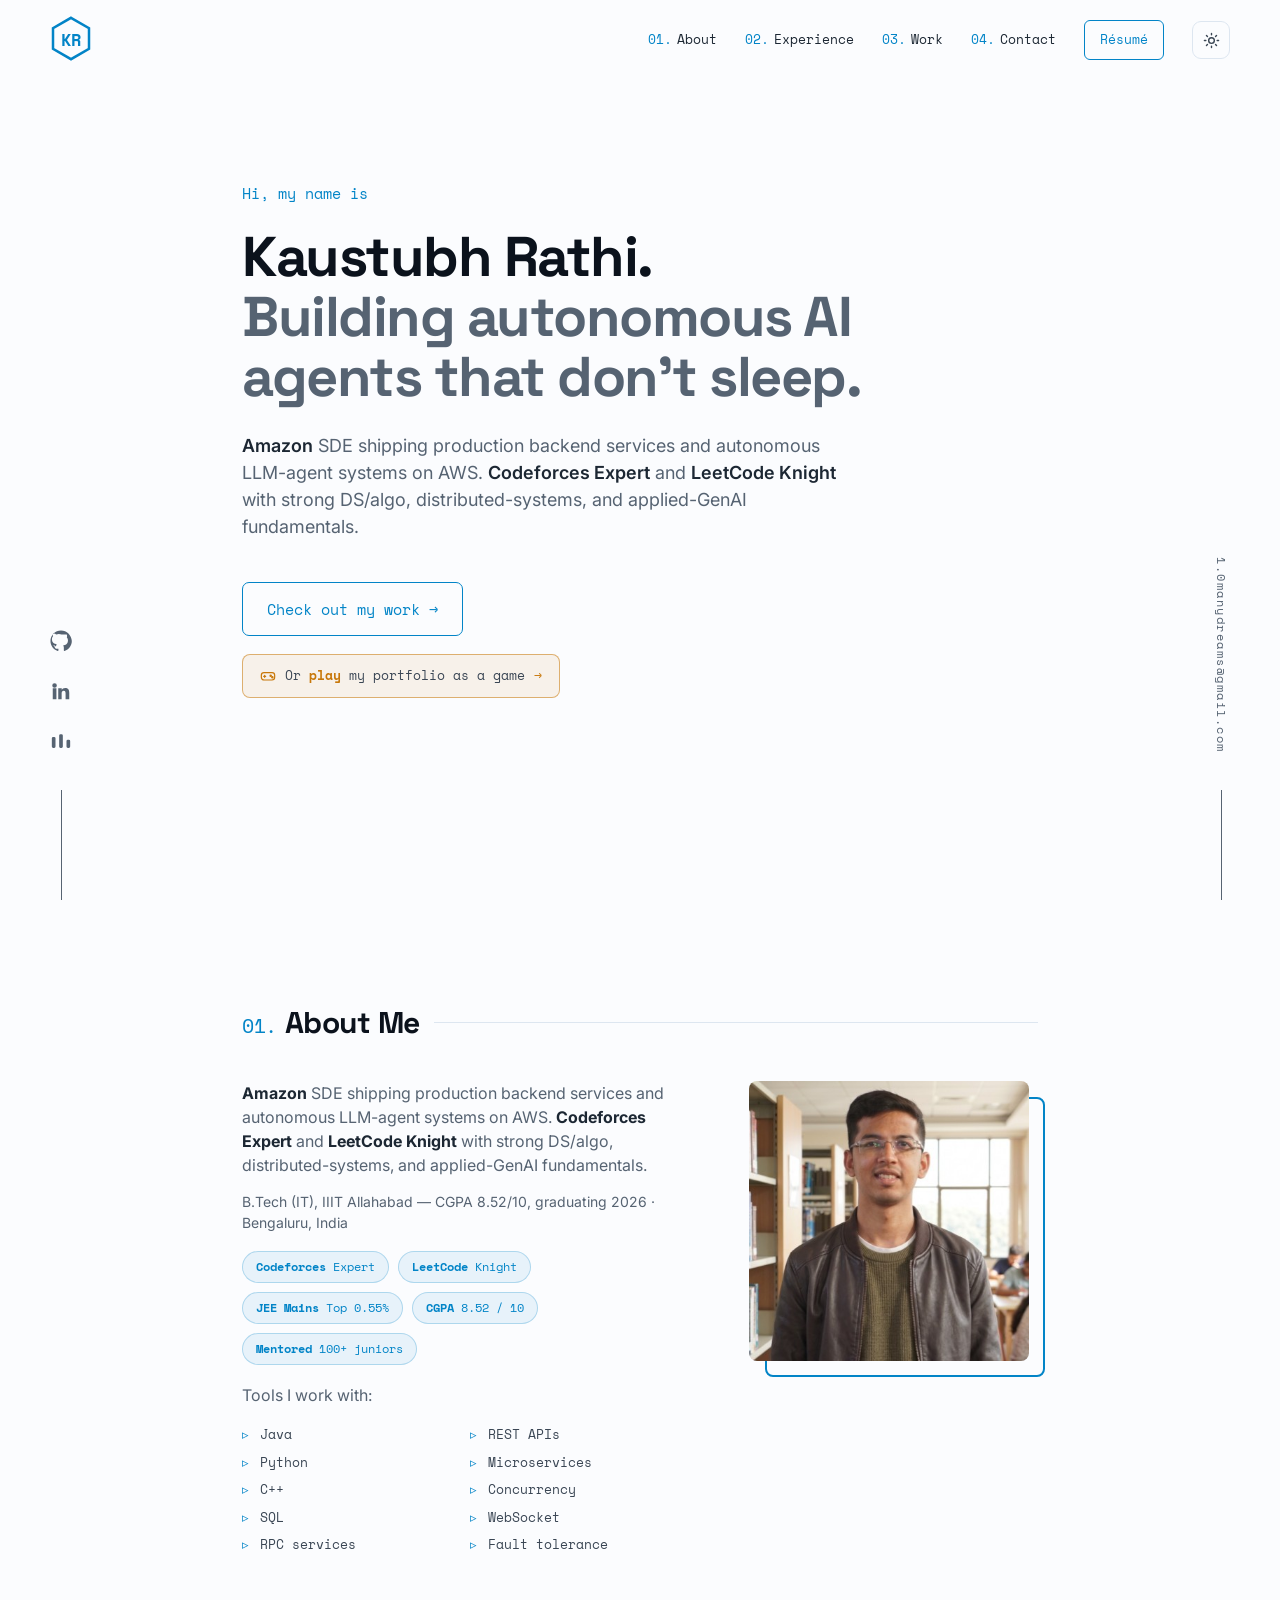
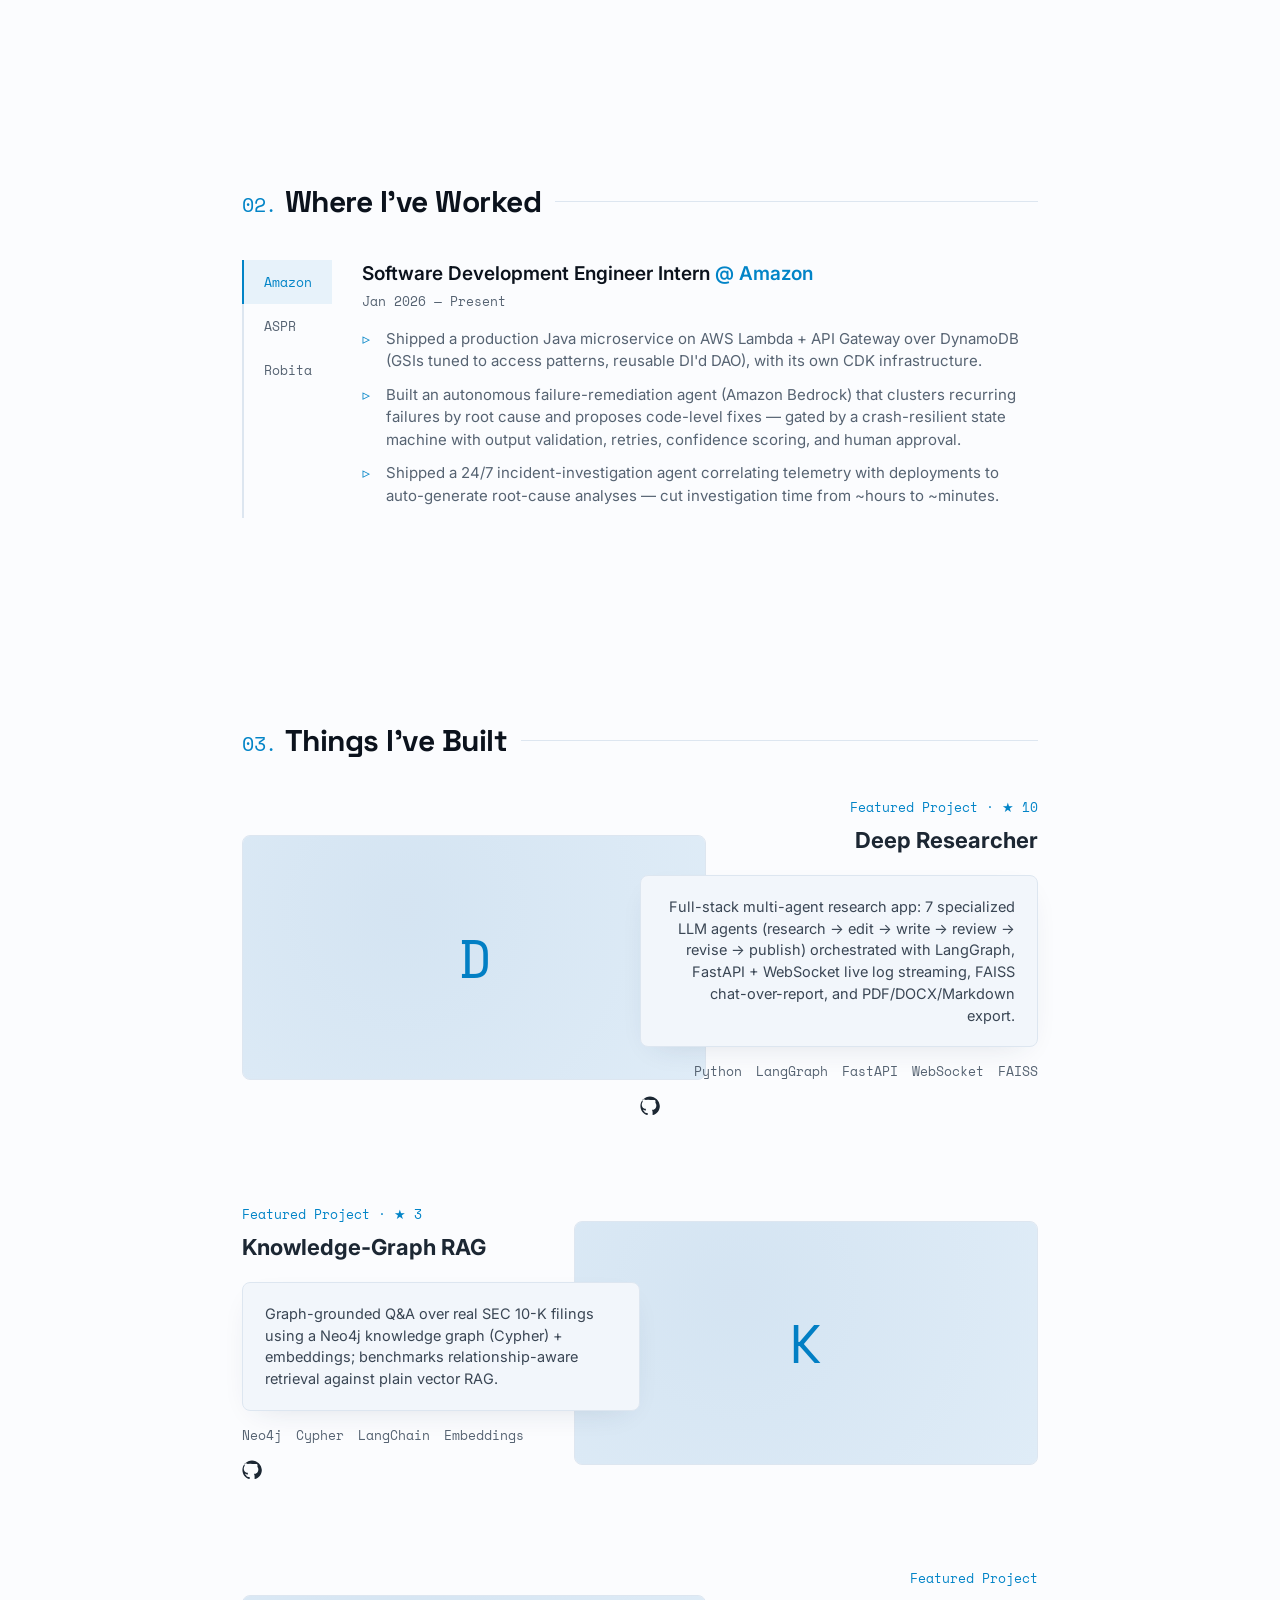
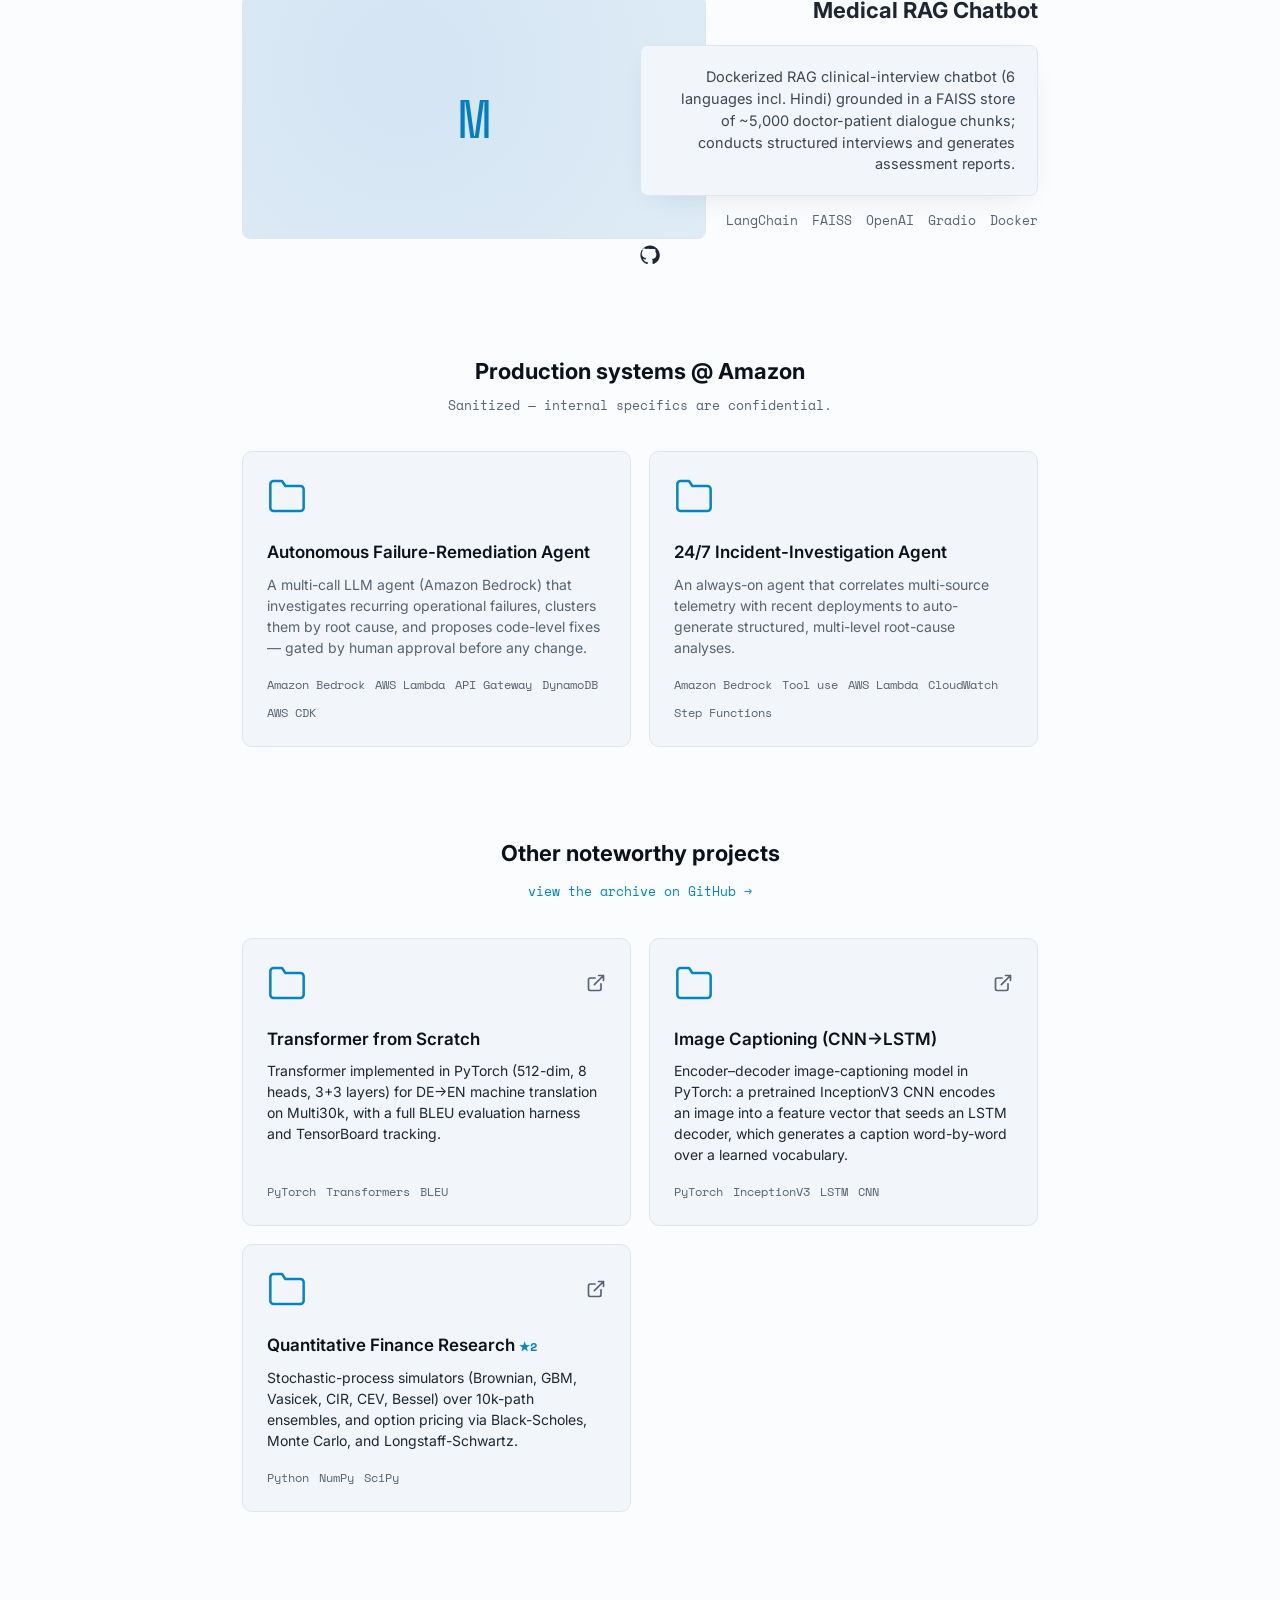
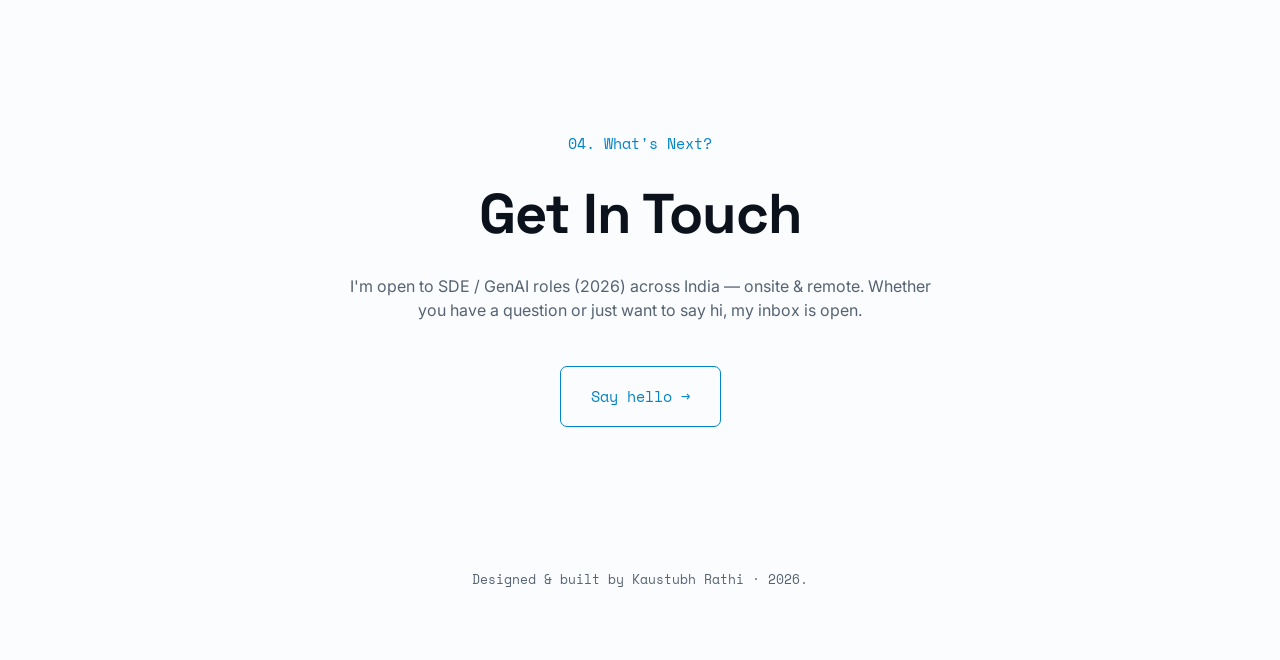
<file: index.html>
<!DOCTYPE html>
<html lang="en">
<head>
  <meta charset="utf-8" />
  <meta name="viewport" content="width=device-width, initial-scale=1, viewport-fit=cover" />
  <title>Kaustubh Rathi — SDE @ Amazon</title>
  <link rel="icon" href="data:image/svg+xml,%3Csvg xmlns='http://www.w3.org/2000/svg' viewBox='0 0 32 32'%3E%3Crect width='32' height='32' rx='7' fill='%230b1017'/%3E%3Ccircle cx='16' cy='16' r='7' fill='%2338bdf8'/%3E%3C/svg%3E" />
  <meta name="description" content="Kaustubh Rathi — Amazon SDE building production LLM agents on AWS. Codeforces Expert 1751, LeetCode Knight, IIIT Allahabad 2026." />
  <meta property="og:title" content="Kaustubh Rathi — SDE @ Amazon" />
  <meta property="og:description" content="Production LLM agents on AWS · Codeforces Expert 1751 · IIIT Allahabad 2026." />
  <meta property="og:type" content="website" />
  <meta property="og:url" content="https://kaustubh-rathi.github.io/Kaustubh_Rathi_Portfolio/" />
  <meta property="og:image" content="https://kaustubh-rathi.github.io/Kaustubh_Rathi_Portfolio/shared/assets/og-card.png" />
  <meta name="twitter:card" content="summary_large_image" />
  <meta name="twitter:image" content="https://kaustubh-rathi.github.io/Kaustubh_Rathi_Portfolio/shared/assets/og-card.png" />
  <link rel="preconnect" href="https://fonts.googleapis.com" />
  <link rel="preconnect" href="https://fonts.gstatic.com" crossorigin />
  <link href="https://fonts.googleapis.com/css2?family=Inter:wght@400;500;600;700&family=Space+Grotesk:wght@500;600;700&family=Space+Mono:wght@400;700&display=swap" rel="stylesheet" />
  <script>(function(){try{var t=localStorage.getItem("v4-theme")||(matchMedia("(prefers-color-scheme: light)").matches?"light":"dark");if(t==="light")document.documentElement.setAttribute("data-theme","light");}catch(e){}})();</script>
  <style>
    /* === v4 has its OWN identity: warm-ink base + violet accent + Space Grotesk display === */
    :root{
      /* electric-blue accent on a cool slate-ink base — distinct from teal(sidebar) & orange(game) */
      --bg:#0b1017; --bg2:#121a24; --bg3:#1b2532; --line:#243140; --slate:#aab7c6; --slate-l:#c7d2de;
      --light:#e8eef5; --lightest:#f5f9fd; --accent:#38bdf8; --accent-rgb:56,189,248; --accent-2:#7dd3fc;
      --accent-tint:rgba(56,189,248,.12); --shadow:rgba(2,8,18,.7);
      /* warm "play" accent — borrows the GAME's ember identity so the color itself says "playful, different destination" */
      --play:#f5a623; --play-rgb:245,166,35; --play-tint:rgba(245,166,35,.1);
      --nav-h:80px; --sans:"Inter",system-ui,sans-serif; --disp:"Space Grotesk",system-ui,sans-serif; --mono:"Space Mono",ui-monospace,monospace;
    }
    [data-theme="light"]{
      --bg:#fbfcfe; --bg2:#f2f6fb; --bg3:#e7eef6; --line:#dde6f0; --slate:#566372; --slate-l:#3a4654;
      --light:#1c2733; --lightest:#0b121c; --accent:#0284c7; --accent-rgb:2,132,199; --accent-2:#0369a1;
      --accent-tint:rgba(2,132,199,.08); --shadow:rgba(30,50,80,.16);
      /* deeper amber on light bg for contrast */
      --play:#c8780a; --play-rgb:200,120,10; --play-tint:rgba(200,120,10,.08);
    }
    *{ box-sizing:border-box; }
    html{ scroll-behavior:smooth; }
    body{ margin:0; background:var(--bg); color:var(--slate); font-family:var(--sans); line-height:1.5;
      -webkit-font-smoothing:antialiased; transition:background .35s,color .35s; overflow-x:hidden; }

    /* ---- LOADER (hexagon draws in, then fades) ---- */
    .loader{ position:fixed; inset:0; z-index:200; display:grid; place-items:center; background:var(--bg);
      transition:opacity .5s ease, visibility .5s; }
    body.loaded .loader{ opacity:0; visibility:hidden; }
    .loader-logo .hex{ stroke-dasharray:300; stroke-dashoffset:300; animation:hexDraw 1.1s cubic-bezier(.65,0,.35,1) forwards; }
    .loader-logo .initials{ font-family:var(--mono); font-weight:700; font-size:34px; fill:var(--accent);
      opacity:0; animation:fadeIn .5s ease .9s forwards; }
    @keyframes hexDraw{ to{ stroke-dashoffset:0; } }
    @keyframes fadeIn{ to{ opacity:1; } }

    /* ---- staggered entrance: items lift in after the loader ---- */
    .enter{ opacity:0; transform:translateY(22px); }
    body.loaded .enter{ animation:enterUp .55s cubic-bezier(.2,.7,.3,1) forwards; }
    body.loaded .enter:nth-child(1){ animation-delay:.05s; }
    body.loaded .enter.d1{ animation-delay:.1s; } body.loaded .enter.d2{ animation-delay:.2s; }
    body.loaded .enter.d3{ animation-delay:.3s; } body.loaded .enter.d4{ animation-delay:.4s; }
    body.loaded .enter.d5{ animation-delay:.5s; } body.loaded .enter.d6{ animation-delay:.6s; }
    @keyframes enterUp{ to{ opacity:1; transform:none; } }
    /* nav items stagger in from the top */
    .nav .navlinks > *{ opacity:0; transform:translateY(-12px); }
    body.loaded .nav .navlinks > *{ animation:navDrop .4s ease forwards; }
    body.loaded .navlinks > *:nth-child(1){ animation-delay:.7s; } body.loaded .navlinks > *:nth-child(2){ animation-delay:.78s; }
    body.loaded .navlinks > *:nth-child(3){ animation-delay:.86s; } body.loaded .navlinks > *:nth-child(4){ animation-delay:.94s; }
    body.loaded .navlinks > *:nth-child(5){ animation-delay:1.02s; } body.loaded .navlinks > *:nth-child(6){ animation-delay:1.1s; }
    body.loaded .logo{ opacity:0; animation:fadeIn .4s ease .7s forwards; }
    .rail{ opacity:0; } body.loaded .rail{ animation:fadeIn .5s ease 1.2s forwards; }
    @keyframes navDrop{ to{ opacity:1; transform:none; } }
    body.menu-open{ overflow:hidden; }
    a{ color:var(--light); text-decoration:none; transition:color .2s; }
    .accent{ color:var(--accent); }
    .mono{ font-family:var(--mono); }
    a:focus-visible, button:focus-visible, input:focus-visible{ outline:2px solid var(--accent); outline-offset:3px; border-radius:5px; }
    .skip-link{ position:absolute; left:-999px; top:0; z-index:100; background:var(--accent); color:var(--bg); font-family:var(--mono); font-size:13px; padding:8px 14px; }
    .skip-link:focus{ left:0; }

    /* ---- top nav ---- */
    header.nav{ position:fixed; top:0; left:0; right:0; height:var(--nav-h); z-index:50; display:flex; align-items:center;
      justify-content:space-between; padding:0 clamp(20px,5vw,50px); backdrop-filter:blur(8px);
      background:color-mix(in srgb, var(--bg) 85%, transparent); transition:height .3s, box-shadow .3s, transform .3s; }
    header.nav.shrink{ height:64px; box-shadow:0 10px 30px -10px var(--shadow); }
    header.nav.hide{ transform:translateY(-100%); }
    .logo{ display:grid; place-items:center; }
    .logo svg{ overflow:visible; }
    .logo svg polygon{ transition:fill .25s, transform .25s; transform-origin:50% 50%; }
    .logo svg text{ font-family:var(--mono); font-weight:700; font-size:34px; fill:var(--accent); }
    .logo:hover svg polygon{ fill:var(--accent-tint); transform:translateY(-4px); }
    .logo:hover svg text{ transform:translateY(-4px); transition:transform .25s; }
    .navlinks{ display:flex; align-items:center; gap:28px; }
    .navlinks a{ font-family:var(--mono); font-size:13px; color:var(--light); }
    .navlinks a .n{ color:var(--accent); margin-right:5px; }
    .navlinks a:hover{ color:var(--accent); }
    .navlinks .resume{ font-family:var(--mono); font-size:13px; color:var(--accent); border:1px solid var(--accent);
      border-radius:6px; padding:9px 15px; }
    .navlinks .resume:hover{ background:var(--accent-tint); }
    .nav-icons{ display:flex; align-items:center; gap:10px; }
    .icon-btn{ width:38px; height:38px; border-radius:9px; display:grid; place-items:center; cursor:pointer; color:var(--slate-l);
      background:transparent; border:1px solid var(--line); transition:color .2s,border-color .2s; }
    .icon-btn:hover{ color:var(--accent); border-color:var(--accent); }
    .ic-sun{ display:none; } [data-theme="light"] .ic-moon{ display:none; } [data-theme="light"] .ic-sun{ display:block; }
    /* hamburger (hidden on desktop, shown < 720px) */
    .hamburger{ display:none; width:40px; height:40px; border:1px solid var(--line); border-radius:9px; background:transparent;
      color:var(--light); cursor:pointer; place-items:center; z-index:60; }
    .hamburger svg{ display:block; }
    @media (max-width:720px){
      .hamburger{ display:grid; }
      /* turn the inline nav into a slide-down panel */
      .navlinks{ position:fixed; top:0; right:0; height:100vh; width:min(75vw,300px); flex-direction:column; align-items:flex-start;
        justify-content:center; gap:26px; padding:0 32px; background:var(--bg2); border-left:1px solid var(--line);
        box-shadow:-20px 0 60px -20px var(--shadow); transform:translateX(100%); transition:transform .3s cubic-bezier(.2,.7,.3,1); }
      body.menu-open .navlinks{ transform:translateX(0); }
      .navlinks a{ font-size:15px; }
      .navlinks .resume{ margin-top:4px; }
      /* dim the page behind the open menu */
      body.menu-open::after{ content:""; position:fixed; inset:0; z-index:45; background:rgba(2,8,18,.5); }
    }

    /* ---- side rails (the v4 signature) ---- */
    .rail{ position:fixed; bottom:0; z-index:40; display:flex; flex-direction:column; align-items:center; gap:28px; }
    .rail.left{ left:50px; } .rail.right{ right:50px; }
    /* the icon container needs ITS OWN flex+gap — that's what spaces the icons */
    .rail.left #railSocials{ display:flex; flex-direction:column; align-items:center; gap:28px; }
    .rail::after{ content:""; width:1px; height:110px; background:var(--slate); margin-top:10px; }
    .rail.left a{ color:var(--slate); display:flex; transition:color .2s, transform .2s; }
    .rail.left a:hover{ color:var(--accent); transform:translateY(-4px); }
    .rail.left svg{ width:22px; height:22px; }
    @media (max-width:1200px){ .rail.left{ left:30px; } .rail.right{ right:30px; } }
    .rail.right a{ writing-mode:vertical-rl; font-family:var(--mono); font-size:12px; letter-spacing:1.5px; color:var(--slate); transition:color .2s, transform .2s; }
    .rail.right a:hover{ color:var(--accent); transform:translateY(-3px); }
    .rail.right a.copied{ color:var(--accent); }
    @media (max-width:1080px){ .rail{ display:none; } }

    /* ---- layout ---- */
    main{ max-width:1000px; margin:0 auto; padding:0 clamp(24px,8vw,150px); }
    section{ padding:100px 0; scroll-margin-top:var(--nav-h); }
    .reveal{ opacity:0; transform:translateY(22px); transition:opacity .6s ease, transform .6s ease; }
    .reveal.in{ opacity:1; transform:none; }
    .sec-head{ display:flex; align-items:center; gap:14px; margin:0 0 36px; white-space:nowrap; }
    .sec-head h2{ font-family:var(--disp); font-size:clamp(22px,4vw,30px); color:var(--lightest); font-weight:700; margin:0; letter-spacing:-.5px; }
    .sec-head h2 .n{ color:var(--accent); font-family:var(--mono); font-size:20px; font-weight:500; margin-right:8px; }
    .sec-head::after{ content:""; flex:1; height:1px; background:var(--line); }

    /* ---- hero ---- */
    .hero{ min-height:100vh; display:flex; flex-direction:column; justify-content:center; padding-top:var(--nav-h); }
    .hero .pre{ font-family:var(--mono); color:var(--accent); font-size:15px; margin:0 0 22px; }
    .hero h1{ font-family:var(--disp); font-size:clamp(32px,5.5vw,56px); color:var(--lightest); font-weight:700; margin:0; line-height:1.08; letter-spacing:-1.5px; }
    .hero h1.sub{ color:var(--slate); }
    .hero p{ max-width:56ch; margin:24px 0 0; font-size:clamp(15px,1.8vw,18px); }
    .hero p b{ color:var(--light); font-weight:600; }
    .hero .cta{ display:inline-flex; align-self:flex-start; align-items:center; gap:10px; margin-top:42px; font-family:var(--mono); font-size:15px;
      color:var(--accent); border:1px solid var(--accent); border-radius:7px; padding:15px 24px; transition:background .2s, transform .15s; }
    .hero .cta:hover{ background:var(--accent-tint); transform:translateY(-2px); }
    .chips{ display:flex; flex-wrap:wrap; gap:9px; }
    .hero .chips{ margin-top:30px; }
    .chip{ font-family:var(--mono); font-size:12px; color:var(--accent); background:var(--accent-tint); border:1px solid rgba(var(--accent-rgb),.25);
      border-radius:999px; padding:6px 13px; font-variant-numeric:tabular-nums; }
    .chip a{ color:inherit; }

    /* ---- about ---- */
    .about-grid{ display:grid; grid-template-columns:3fr 2fr; gap:50px; align-items:start; }
    @media (max-width:760px){ .about-grid{ grid-template-columns:1fr; gap:30px; } }
    .about-grid p{ margin:0 0 14px; max-width:60ch; }
    .about-grid p b{ color:var(--light); }
    .skill-cols{ columns:2; gap:8px; margin-top:18px; padding:0; list-style:none; }
    .skill-cols li{ font-family:var(--mono); font-size:13px; color:var(--slate-l); margin-bottom:8px; position:relative; padding-left:18px; }
    .skill-cols li::before{ content:"▹"; position:absolute; left:0; color:var(--accent); }
    .portrait{ position:relative; width:280px; max-width:100%; aspect-ratio:1; }
    .portrait .av{ width:100%; height:100%; border-radius:8px; display:grid; place-items:center; font-family:var(--mono); font-weight:800;
      font-size:64px; color:var(--bg); background:linear-gradient(135deg,var(--accent-2),var(--accent)); position:relative; z-index:1; transition:transform .25s; }
    .portrait::after{ content:""; position:absolute; inset:16px -16px -16px 16px; border:2px solid var(--accent); border-radius:8px; z-index:0; transition:inset .25s; }
    .portrait:hover .av{ transform:translate(-6px,-6px); } .portrait:hover::after{ inset:14px -10px -10px 14px; }

    /* ---- experience (tabbed) ---- */
    .exp-wrap{ display:flex; gap:30px; }
    @media (max-width:680px){ .exp-wrap{ flex-direction:column; gap:14px; } }
    .exp-tabs{ display:flex; flex-direction:column; flex:none; border-left:2px solid var(--line); }
    @media (max-width:680px){ .exp-tabs{ flex-direction:row; overflow-x:auto; border-left:0; border-bottom:2px solid var(--line); } }
    .exp-tab{ font-family:var(--mono); font-size:13px; text-align:left; color:var(--slate); background:transparent; border:0; cursor:pointer;
      padding:12px 20px; white-space:nowrap; transition:all .2s; border-left:2px solid transparent; margin-left:-2px; }
    @media (max-width:680px){ .exp-tab{ border-left:0; border-bottom:2px solid transparent; margin:0 0 -2px; } }
    .exp-tab:hover{ color:var(--accent); background:var(--accent-tint); }
    .exp-tab[aria-selected="true"]{ color:var(--accent); border-color:var(--accent); background:var(--accent-tint); }
    .exp-panel{ flex:1; }
    .exp-panel h3{ margin:0 0 4px; color:var(--lightest); font-size:19px; font-weight:600; }
    .exp-panel h3 .at{ color:var(--accent); }
    .exp-panel .when{ font-family:var(--mono); font-size:13px; color:var(--slate); margin:0 0 16px; }
    .exp-panel ul{ margin:0; padding:0; list-style:none; }
    .exp-panel li{ position:relative; padding-left:24px; margin-bottom:11px; font-size:15px; }
    .exp-panel li::before{ content:"▹"; position:absolute; left:0; color:var(--accent); }

    /* ---- featured projects (large alternating) ---- */
    .feat{ display:grid; grid-template-columns:repeat(12,1fr); align-items:center; margin-bottom:90px; }
    .feat:last-child{ margin-bottom:0; }
    .feat .media{ grid-column:1 / 8; grid-row:1; position:relative; border-radius:8px; overflow:hidden; border:1px solid var(--line); }
    .feat.rev .media{ grid-column:6 / 13; }
    .feat .media a{ display:block; }
    .feat .media img{ width:100%; display:block; aspect-ratio:1.9; object-fit:cover; transition:transform .4s, filter .3s; filter:saturate(.9) brightness(.85); }
    .feat .media::after{ content:""; position:absolute; inset:0; background:var(--accent-tint); mix-blend-mode:multiply; transition:opacity .3s; }
    .feat:hover .media img{ transform:scale(1.04); filter:none; }
    .feat:hover .media::after{ opacity:0; }
    .feat .media.noimg{ aspect-ratio:1.9; display:grid; place-items:center; background:radial-gradient(circle at 35% 30%, var(--bg3), var(--bg2)); font-family:var(--mono); font-size:54px; color:var(--accent); }
    .feat .body{ grid-column:7 / 13; grid-row:1; text-align:right; z-index:2; }
    .feat.rev .body{ grid-column:1 / 7; text-align:left; }
    @media (max-width:760px){
      /* stack cleanly: image on top, text below — no absolute overlay (prevents text overlapping the image) */
      .feat{ display:block; border-radius:10px; overflow:hidden; border:1px solid var(--line); background:var(--bg2); margin-bottom:22px; }
      .feat .media,.feat.rev .media{ grid-column:auto; border:0; border-radius:0; }
      .feat .media img{ filter:saturate(.9) brightness(.9); aspect-ratio:1.9; }
      .feat .media::after{ opacity:0; }
      .feat .body,.feat.rev .body{ position:static; inset:auto; text-align:left; padding:18px 20px 20px; }
    }
    .feat .over{ font-family:var(--mono); font-size:12.5px; color:var(--accent); margin:0 0 6px; }
    .feat .ptitle{ font-size:22px; color:var(--lightest); font-weight:700; margin:0 0 18px; }
    .feat .ptitle a:hover{ color:var(--accent); }
    .feat .desc{ background:var(--bg2); border:1px solid var(--line); border-radius:8px; padding:20px 22px; font-size:14.5px; color:var(--slate-l);
      box-shadow:0 10px 30px -15px var(--shadow); }
    @media (max-width:760px){ .feat .desc{ background:transparent; border:0; box-shadow:none; padding:10px 0; color:var(--slate-l); } }
    .feat .ptech{ display:flex; flex-wrap:wrap; gap:6px 14px; margin-top:16px; font-family:var(--mono); font-size:12.5px; color:var(--slate); }
    .feat.rev .ptech, .feat.rev .plinks{ justify-content:flex-start; }
    .feat .ptech{ justify-content:flex-end; }
    @media (max-width:760px){ .feat .ptech,.feat .plinks{ justify-content:flex-start!important; } }
    .feat .plinks{ display:flex; gap:16px; margin-top:14px; }
    .feat .plinks a{ color:var(--light); display:inline-flex; } .feat .plinks a:hover{ color:var(--accent); }
    .feat .star{ font-family:var(--mono); font-size:12.5px; color:var(--accent); }

    /* ---- other projects (card grid) ---- */
    .other-grid{ display:grid; grid-template-columns:repeat(auto-fill,minmax(260px,1fr)); gap:18px; }
    .ocard{ display:flex; flex-direction:column; background:var(--bg2); border:1px solid var(--line); border-radius:10px; padding:24px;
      transition:transform .2s, box-shadow .2s; }
    .ocard:hover{ transform:translateY(-6px); box-shadow:0 18px 40px -18px var(--shadow); }
    .ocard .otop{ display:flex; align-items:center; justify-content:space-between; margin-bottom:18px; }
    .ocard .folder{ color:var(--accent); }
    .ocard .ext{ color:var(--slate); }
    .ocard:hover .ext{ color:var(--accent); }
    .ocard h3{ margin:0 0 8px; color:var(--lightest); font-size:17px; font-weight:600; }
    .ocard p{ margin:0; font-size:14px; flex:1; }
    .ocard .otech{ display:flex; flex-wrap:wrap; gap:10px; margin-top:18px; font-family:var(--mono); font-size:12px; color:var(--slate); }

    /* ---- play link — a QUIET, secondary affordance under the primary CTA.
       Deliberately lighter than .hero .cta (smaller, slate text, no fill) so the
       hierarchy reads: "view my work" first, "or play it" second. Reuses the
       site's standard quiet-link hover (border→accent + tint), no promo signals. */
    .hero .play-link{ display:inline-flex; align-self:flex-start; align-items:center; gap:9px; margin-top:18px;
      font-family:var(--mono); font-size:13px; color:var(--slate-l); max-width:100%;
      padding:11px 17px; border-radius:8px; border:1px solid rgba(var(--play-rgb),.55); background:var(--play-tint);
      transition:color .2s, border-color .2s, background .2s, box-shadow .2s, transform .15s; }
    .hero .play-link:hover{ color:var(--lightest); border-color:var(--play); background:rgba(var(--play-rgb),.16);
      box-shadow:0 10px 28px -14px rgba(var(--play-rgb),.6); transform:translateY(-2px); }
    .pl-icon{ flex:none; color:var(--play); }
    .pl-text b{ color:var(--play); font-weight:700; }
    .pl-arrow{ flex:none; color:var(--play); transition:transform .2s; }
    .hero .play-link:hover .pl-arrow{ transform:translateX(3px); }
    @media (prefers-reduced-motion:reduce){ .hero .play-link,.pl-arrow{ transition:none; } }

    /* ---- contact ---- */
    .contact{ text-align:center; max-width:600px; margin:0 auto; padding:120px 0; }
    .contact .pre{ font-family:var(--mono); color:var(--accent); font-size:15px; margin:0 0 18px; }
    .contact h2{ font-family:var(--disp); font-size:clamp(34px,6vw,56px); color:var(--lightest); font-weight:700; margin:0 0 18px; letter-spacing:-1px; }
    .contact p{ margin:0 auto 44px; }
    .contact .say{ display:inline-block; font-family:var(--mono); font-size:15px; color:var(--accent); border:1px solid var(--accent);
      border-radius:7px; padding:18px 30px; transition:background .2s, transform .15s; }
    .contact .say:hover{ background:var(--accent-tint); transform:translateY(-2px); }
    footer{ text-align:center; padding:24px 0 70px; font-family:var(--mono); font-size:12.5px; color:var(--slate); }
    footer .fic{ display:none; }
    @media (max-width:1080px){ footer .fic{ display:flex; justify-content:center; gap:24px; margin-bottom:14px; } footer .fic a{ color:var(--slate); } }

    @media (prefers-reduced-motion:reduce){
      .reveal{ opacity:1!important; transform:none!important; transition:none!important; }
      .pc-shine{ animation:none; } html{ scroll-behavior:auto; }
      /* no loader draw / no stagger — everything present instantly */
      .loader{ display:none!important; }
      .enter, .nav .navlinks > *, .logo, .rail{ opacity:1!important; transform:none!important; animation:none!important; }
    }
  </style>
</head>
<body>
  <!-- LOADER: hexagon logo draws itself in, then fades out (v4 signature intro) -->
  <div class="loader" id="loader" aria-hidden="true">
    <svg viewBox="0 0 84 96" width="84" height="96" class="loader-logo">
      <polygon class="hex" stroke="var(--accent)" stroke-width="5" fill="none"
        points="42 3.6, 78 24.3, 78 65.7, 42 86.4, 6 65.7, 6 24.3"/>
      <text class="initials" x="42" y="58" text-anchor="middle">KR</text>
    </svg>
  </div>

  <a class="skip-link" href="#about">Skip to content</a>
  <noscript>
    <div style="max-width:680px;margin:0 auto;padding:40px 24px;color:#ccd6f6;font-family:Inter,system-ui,sans-serif">
      <h1 style="margin:0 0 4px">Kaustubh Rathi</h1>
      <p style="color:var(--accent);margin:0 0 12px">SDE @ Amazon · Bengaluru, India</p>
      <p style="color:#a8b2d1">Amazon SDE building production LLM-agent systems on AWS. Codeforces Expert (1751), LeetCode Knight, IIIT Allahabad 2026.</p>
      <p><a style="color:var(--accent)" href="shared/assets/resume-sde.pdf">↓ Résumé (PDF)</a> ·
         <a style="color:var(--accent)" href="https://github.com/Kaustubh-Rathi">GitHub</a> ·
         <a style="color:var(--accent)" href="https://linkedin.com/in/kaustubh-rathi-9228ab255">LinkedIn</a> ·
         <a style="color:var(--accent)" href="mailto:1.0manydreams@gmail.com">Email</a></p>
    </div>
  </noscript>

  <header class="nav" id="nav">
    <a class="logo" href="#" aria-label="Home" id="logo">
      <svg viewBox="0 0 84 96" width="42" height="48" aria-hidden="true">
        <polygon stroke="var(--accent)" stroke-width="5" fill="none" points="42 3.6, 78 24.3, 78 65.7, 42 86.4, 6 65.7, 6 24.3"/>
        <text x="42" y="60" text-anchor="middle">KR</text>
      </svg>
    </a>
    <nav class="navlinks" id="navlinks">
      <a href="#about"><span class="n">01.</span>About</a>
      <a href="#experience"><span class="n">02.</span>Experience</a>
      <a href="#work"><span class="n">03.</span>Work</a>
      <a href="#contact"><span class="n">04.</span>Contact</a>
      <a class="resume" id="navResume" href="#" download>Résumé</a>
      <button class="icon-btn" id="themeToggle" aria-label="Toggle theme" title="Toggle theme">
        <svg class="ic-moon" viewBox="0 0 24 24" width="17" height="17" fill="none" stroke="currentColor" stroke-width="2" stroke-linecap="round" stroke-linejoin="round"><path d="M21 12.8A9 9 0 1 1 11.2 3 7 7 0 0 0 21 12.8z"/></svg>
        <svg class="ic-sun" viewBox="0 0 24 24" width="17" height="17" fill="none" stroke="currentColor" stroke-width="2" stroke-linecap="round" stroke-linejoin="round"><circle cx="12" cy="12" r="4"/><path d="M12 2v2M12 20v2M4.9 4.9l1.4 1.4M17.7 17.7l1.4 1.4M2 12h2M20 12h2M4.9 19.1l1.4-1.4M17.7 6.3l1.4-1.4"/></svg>
      </button>
    </nav>
    <button class="hamburger" id="hamburger" aria-label="Menu" aria-expanded="false" aria-controls="navlinks">
      <svg viewBox="0 0 24 24" width="22" height="22" fill="none" stroke="currentColor" stroke-width="2" stroke-linecap="round"><path d="M3 6h18M3 12h18M3 18h18"/></svg>
    </button>
  </header>

  <!-- side rails -->
  <aside class="rail left" aria-hidden="false"><div id="railSocials"></div></aside>
  <aside class="rail right"><a id="railEmail" href="#"></a></aside>

  <main>
    <!-- HERO -->
    <section class="hero" id="top">
      <p class="pre enter d1">Hi, my name is</p>
      <h1 class="enter d2" id="heroName">Kaustubh Rathi.</h1>
      <h1 class="sub enter d3" id="heroTag">I build agents that don't sleep.</h1>
      <p class="enter d4" id="heroBlurb"></p>
      <a class="cta enter d5" href="#work">Check out my work →</a>
      <a class="play-link enter d6" href="world/index.html">
        <svg class="pl-icon" aria-hidden="true" viewBox="0 0 24 24" width="16" height="16" fill="none" stroke="currentColor" stroke-width="1.8" stroke-linecap="round" stroke-linejoin="round"><rect x="2" y="7" width="20" height="11" rx="4"/><path d="M7 11v3M5.5 12.5h3"/><circle cx="16" cy="11.5" r="1"/><circle cx="18.5" cy="14" r="1"/></svg>
        <span class="pl-text">Or <b>play</b> my portfolio as a game</span>
        <span class="pl-arrow" aria-hidden="true">→</span>
      </a>
    </section>

    <!-- ABOUT -->
    <section id="about">
      <div class="sec-head reveal"><h2><span class="n">01.</span>About Me</h2></div>
      <div class="about-grid reveal">
        <div>
          <div id="aboutText"></div>
          <p id="aboutEdu" style="color:var(--slate);font-size:14px;"></p>
          <div class="chips" id="heroChips" style="margin:18px 0 4px;"></div>
          <p style="margin-top:18px;">Tools I work with:</p>
          <ul class="skill-cols" id="skillList"></ul>
        </div>
        <div style="display:flex;justify-content:center;"><div class="portrait"><span class="av" id="portrait">KR</span></div></div>
      </div>
    </section>

    <!-- EXPERIENCE -->
    <section id="experience">
      <div class="sec-head reveal"><h2><span class="n">02.</span>Where I've Worked</h2></div>
      <div class="exp-wrap reveal">
        <div class="exp-tabs" role="tablist" aria-label="Experience" id="expTabs"></div>
        <div class="exp-panel" id="expPanel"></div>
      </div>
    </section>

    <!-- WORK (featured + systems + other) -->
    <section id="work">
      <div class="sec-head reveal"><h2><span class="n">03.</span>Things I've Built</h2></div>
      <div id="featured"></div>

      <h3 class="reveal" style="text-align:center;color:var(--lightest);font-size:22px;margin:90px 0 8px;">Production systems @ Amazon</h3>
      <p class="reveal" style="text-align:center;color:var(--slate);font-family:var(--mono);font-size:13px;margin:0 0 36px;">Sanitized — internal specifics are confidential.</p>
      <div class="other-grid" id="systemsGrid"></div>

      <h3 class="reveal" style="text-align:center;color:var(--lightest);font-size:22px;margin:90px 0 8px;">Other noteworthy projects</h3>
      <p class="reveal" style="text-align:center;margin:0 0 36px;"><a class="mono accent" href="https://github.com/Kaustubh-Rathi" target="_blank" rel="noopener" style="font-size:13px;">view the archive on GitHub →</a></p>
      <div class="other-grid" id="otherGrid"></div>
    </section>

    <!-- CONTACT -->
    <section class="contact" id="contact">
      <p class="pre reveal">04. What's Next?</p>
      <h2 class="reveal">Get In Touch</h2>
      <p class="reveal" id="contactText">I'm open to SDE / GenAI roles (2026) across India — onsite &amp; remote. Whether you have a question or just want to say hi, my inbox is open.</p>
      <a class="say reveal" id="sayHello" href="#">Say hello →</a>
    </section>

    <footer>
      <div class="fic" id="footIcons"></div>
      <div id="foot"></div>
    </footer>
  </main>

  <!-- AI Chatbot (Elfsight) — same widget used on the original portfolio -->
  <script src="https://static.elfsight.com/platform/platform.js" async></script>
  <div class="elfsight-app-0a2b8be2-c07c-45ea-834f-85519352986c" data-elfsight-app-lazy></div>

  <script src="config.js"></script>
  <script>
    (function(){
      var P=window.CONFIG; if(!P) return;
      var $=function(s,r){return (r||document).querySelector(s);};
      var esc=function(s){return String(s).replace(/[&<>]/g,function(c){return({"&":"&amp;","<":"&lt;",">":"&gt;"})[c];});};
      var reduce=matchMedia("(prefers-reduced-motion: reduce)").matches;
      function ghImage(href){ var m=(href||"").match(/github\.com\/([^\/]+)\/([^\/?#]+)/); return m?("https://opengraph.githubassets.com/dw1/"+m[1]+"/"+m[2]):null; }

      // LOADER → reveal: trigger the staggered entrance after the hexagon draws in.
      // Reduced-motion (or no-loader) shows everything instantly.
      (function(){
        var delay = reduce ? 0 : 1500; // ~hex draw (1.1s) + initials fade
        setTimeout(function(){ document.body.classList.add("loaded"); }, delay);
        // safety net: never stay stuck on the loader
        setTimeout(function(){ document.body.classList.add("loaded"); }, 3500);
      })();

      // SVG icons
      var ICON={
        github:'<svg viewBox="0 0 24 24" width="20" height="20" fill="currentColor"><path d="M12 .5C5.7.5.5 5.7.5 12c0 5.1 3.3 9.4 7.9 10.9.6.1.8-.2.8-.5v-2c-3.2.7-3.9-1.4-3.9-1.4-.5-1.3-1.3-1.7-1.3-1.7-1-.7.1-.7.1-.7 1.2.1 1.8 1.2 1.8 1.2 1 .1.8-.6.8-.6.1-.8.4-1.3.7-1.6-2.6-.3-5.3-1.3-5.3-5.7 0-1.3.5-2.3 1.2-3.1-.1-.3-.5-1.5.1-3.1 0 0 1-.3 3.3 1.2a11.5 11.5 0 0 1 6 0C17.3 4.6 18.3 5 18.3 5c.6 1.6.2 2.8.1 3.1.8.8 1.2 1.8 1.2 3.1 0 4.4-2.7 5.4-5.3 5.7.4.4.8 1.1.8 2.2v3.3c0 .3.2.6.8.5 4.6-1.5 7.9-5.8 7.9-10.9C23.5 5.7 18.3.5 12 .5z"/></svg>',
        linkedin:'<svg viewBox="0 0 24 24" width="20" height="20" fill="currentColor"><path d="M4.98 3.5a2.5 2.5 0 1 1 0 5 2.5 2.5 0 0 1 0-5zM3 9h4v12H3zM9 9h3.8v1.7h.05c.53-1 1.83-2.05 3.77-2.05C20.3 8.65 21 11 21 14.1V21h-4v-6.1c0-1.45-.03-3.3-2-3.3-2 0-2.3 1.56-2.3 3.2V21H9z"/></svg>',
        codeforces:'<svg viewBox="0 0 24 24" width="20" height="20" fill="currentColor"><path d="M4.5 7.5A1.5 1.5 0 0 1 6 9v9a1.5 1.5 0 0 1-1.5 1.5h-1A1.5 1.5 0 0 1 2 18V9a1.5 1.5 0 0 1 1.5-1.5h1zm8-3A1.5 1.5 0 0 1 14 6v12a1.5 1.5 0 0 1-1.5 1.5h-1A1.5 1.5 0 0 1 10 18V6a1.5 1.5 0 0 1 1.5-1.5h1zm8 6A1.5 1.5 0 0 1 22 12v6a1.5 1.5 0 0 1-1.5 1.5h-1A1.5 1.5 0 0 1 18 18v-6a1.5 1.5 0 0 1 1.5-1.5h1z"/></svg>',
        ext:'<svg viewBox="0 0 24 24" width="20" height="20" fill="none" stroke="currentColor" stroke-width="2" stroke-linecap="round" stroke-linejoin="round"><path d="M18 13v6a2 2 0 0 1-2 2H5a2 2 0 0 1-2-2V8a2 2 0 0 1 2-2h6"/><path d="M15 3h6v6M10 14 21 3"/></svg>',
        folder:'<svg viewBox="0 0 24 24" width="40" height="40" fill="none" stroke="currentColor" stroke-width="1.5" stroke-linecap="round" stroke-linejoin="round"><path d="M22 19a2 2 0 0 1-2 2H4a2 2 0 0 1-2-2V5a2 2 0 0 1 2-2h5l2 3h9a2 2 0 0 1 2 2z"/></svg>'
      };

      // THEME
      var saved=null; try{saved=localStorage.getItem("v4-theme");}catch(e){}
      var theme=saved||(matchMedia("(prefers-color-scheme: light)").matches?"light":"dark");
      function applyTheme(t){ if(t==="light")document.documentElement.setAttribute("data-theme","light"); else document.documentElement.removeAttribute("data-theme"); }
      applyTheme(theme);
      $("#themeToggle").addEventListener("click",function(){ theme=(theme==="light")?"dark":"light"; applyTheme(theme); try{localStorage.setItem("v4-theme",theme);}catch(e){} });

      // MOBILE NAV (hamburger)
      var burger=$("#hamburger");
      function setMenu(open){ document.body.classList.toggle("menu-open",open); if(burger) burger.setAttribute("aria-expanded",String(open)); }
      if(burger){
        burger.addEventListener("click",function(){ setMenu(!document.body.classList.contains("menu-open")); });
        // close the menu when a nav link is tapped, or on Escape
        document.querySelectorAll("#navlinks a").forEach(function(a){ a.addEventListener("click",function(){ setMenu(false); }); });
        document.addEventListener("click",function(e){ if(document.body.classList.contains("menu-open") && !e.target.closest("#navlinks") && !e.target.closest("#hamburger")) setMenu(false); });
        window.addEventListener("keydown",function(e){ if(e.key==="Escape") setMenu(false); });
      }

      // HERO + identity
      document.title=P.person.name+" — "+P.person.role;
      $("#heroName").textContent=P.person.name+".";
      $("#heroTag").textContent=P.person.tagline.replace(/\.$/,"")+".";
      $("#heroBlurb").innerHTML=esc(P.person.blurb).replace(/Amazon|Codeforces Expert|LeetCode Knight/g,function(m){return "<b>"+m+"</b>";});
      var initials=P.person.name.split(/\s+/).slice(0,2).map(function(w){return w[0];}).join("");
      // set the initials INSIDE the svg/loader text nodes (don't wipe the hexagon svg)
      document.querySelectorAll("#logo text, .loader-logo .initials").forEach(function(t){ t.textContent=initials; });
      // Portrait: use the headshot photo if config provides one, else the initials monogram.
      var av=$("#portrait"), photo=(P.person.avatar&&P.person.avatar.photo)?P.person.avatar.photo.replace(/^\.\.\//,""):null;
      if(photo){ av.textContent=""; av.style.background="none"; var pim=document.createElement("img"); pim.src=photo; pim.alt=(P.person.avatar&&P.person.avatar.alt)||P.person.name; pim.loading="lazy"; pim.decoding="async"; pim.style.cssText="width:100%;height:100%;object-fit:cover;border-radius:8px;display:block"; av.appendChild(pim); }
      else { av.textContent=initials; }
      // personas[].file uses a ../ prefix (correct for pages under world/); strip it now that this page lives at the site root.
      if(P.personas&&P.personas[0]){ var rf=P.personas[0].file.replace(/^\.\.\//,""), dl=P.person.name.replace(/\s+/g,"")+".pdf"; $("#navResume").href=rf; $("#navResume").setAttribute("download",dl); }
      // hero chips
      $("#heroChips").innerHTML=P.stats.map(function(s){ var t="<b>"+esc(s.label)+"</b> "+esc(s.rank); return '<span class="chip">'+(s.href?'<a href="'+s.href+'" target="_blank" rel="noopener">'+t+'</a>':t)+'</span>'; }).join("");

      // ABOUT
      $("#aboutText").innerHTML="<p>"+esc(P.person.blurb).replace(/Amazon|Codeforces Expert|LeetCode Knight/g,function(m){return "<b>"+m+"</b>";})+"</p>";
      $("#aboutEdu").textContent=P.person.education+" · "+P.person.location;
      var skills=[]; (P.skills||[]).forEach(function(g){ g.items.forEach(function(i){ if(skills.length<10) skills.push(i); }); });
      $("#skillList").innerHTML=skills.map(function(s){return "<li>"+esc(s)+"</li>";}).join("");

      // EXPERIENCE tabs
      var tabs=$("#expTabs"), panel=$("#expPanel");
      function showExp(i){
        var e=P.experience[i];
        [].forEach.call(tabs.children,function(b,j){ b.setAttribute("aria-selected",String(j===i)); });
        panel.innerHTML='<h3>'+esc(e.title)+' <span class="at">@ '+esc(e.org)+'</span></h3><p class="when">'+esc(e.period)+'</p><ul>'+e.points.map(function(x){return "<li>"+esc(x)+"</li>";}).join("")+'</ul>';
      }
      P.experience.forEach(function(e,i){ var b=document.createElement("button"); b.className="exp-tab"; b.setAttribute("role","tab"); b.textContent=e.org.split(/[ ,(]/)[0]; b.onclick=function(){showExp(i);}; tabs.appendChild(b); });
      showExp(0);

      // FEATURED projects (top 3, alternating)
      $("#featured").innerHTML=P.projects.slice(0,3).map(function(p,i){
        var img=ghImage(p.href), rev=(i%2===1);
        var media=img?'<a href="'+p.href+'" target="_blank" rel="noopener"><img loading="lazy" decoding="async" alt="'+esc(p.name)+' preview" src="'+img+'" onerror="this.parentNode.parentNode.classList.add(\'noimg\');this.parentNode.parentNode.textContent=\''+esc(p.name[0])+'\';"></a>':esc(p.name[0]);
        return '<div class="feat reveal'+(rev?" rev":"")+'">'+
          '<div class="media'+(img?"":" noimg")+'">'+media+'</div>'+
          '<div class="body"><p class="over">Featured Project'+(p.stars?' · <span class="star">★ '+p.stars+'</span>':'')+'</p>'+
          '<p class="ptitle"><a href="'+p.href+'" target="_blank" rel="noopener">'+esc(p.name)+'</a></p>'+
          '<div class="desc">'+esc(p.blurb)+'</div>'+
          '<div class="ptech">'+p.tech.map(function(t){return "<span>"+esc(t)+"</span>";}).join("")+'</div>'+
          '<div class="plinks"><a href="'+p.href+'" target="_blank" rel="noopener" aria-label="GitHub">'+ICON.github+'</a></div>'+
          '</div></div>';
      }).join("");

      // SYSTEMS as cards
      $("#systemsGrid").innerHTML=P.systems.map(function(s){
        return '<div class="ocard reveal"><div class="otop"><span class="folder">'+ICON.folder+'</span></div><h3>'+esc(s.name)+'</h3><p>'+esc(s.summary)+'</p><div class="otech">'+s.architecture.slice(0,5).map(function(a){return "<span>"+esc(a)+"</span>";}).join("")+'</div></div>';
      }).join("");

      // OTHER projects (the remaining ones)
      $("#otherGrid").innerHTML=P.projects.slice(3).map(function(p){
        return '<a class="ocard reveal" href="'+p.href+'" target="_blank" rel="noopener"><div class="otop"><span class="folder">'+ICON.folder+'</span><span class="ext">'+ICON.ext+'</span></div><h3>'+esc(p.name)+(p.stars?' <span class="star" style="font-family:var(--mono);font-size:12px;color:var(--accent)">★'+p.stars+'</span>':'')+'</h3><p>'+esc(p.blurb)+'</p><div class="otech">'+p.tech.slice(0,4).map(function(t){return "<span>"+esc(t)+"</span>";}).join("")+'</div></a>';
      }).join("");

      // CONTACT + email
      $("#sayHello").href="mailto:"+P.person.email;
      $("#foot").innerHTML="Designed &amp; built by "+esc(P.person.name)+" · "+P.meta.year+".";

      // side rails + footer icons
      var L=P.person.links, socialDefs=[["github",L.github],["linkedin",L.linkedin],["codeforces",L.codeforces]];
      var railHtml=socialDefs.filter(function(s){return s[1];}).map(function(s){return '<a href="'+s[1]+'" target="_blank" rel="noopener" aria-label="'+s[0]+'">'+ICON[s[0]]+'</a>';}).join("");
      $("#railSocials").innerHTML=railHtml;
      $("#footIcons").innerHTML=railHtml;
      var re=$("#railEmail"); re.textContent=P.person.email; re.href="mailto:"+P.person.email;
      re.addEventListener("click",function(e){ if(navigator.clipboard){ e.preventDefault(); navigator.clipboard.writeText(P.person.email).then(function(){ var o=re.textContent; re.textContent="Copied ✓"; re.classList.add("copied"); setTimeout(function(){re.textContent=o;re.classList.remove("copied");},1500); }).catch(function(){ window.location.href=re.href; }); } });

      // nav shrink/hide on scroll
      var nav=$("#nav"), lastY=0;
      window.addEventListener("scroll",function(){ var y=window.scrollY; nav.classList.toggle("shrink",y>60); nav.classList.toggle("hide", y>lastY && y>200); lastY=y; },{passive:true});

      // scroll reveal
      var io=new IntersectionObserver(function(es){es.forEach(function(en){if(en.isIntersecting){en.target.classList.add("in");io.unobserve(en.target);}});},{threshold:.08});
      document.querySelectorAll(".reveal").forEach(function(n){io.observe(n);});
      // The AI chatbot is the Elfsight widget embedded near the end of <body> (loads itself).
    })();
  </script>
</body>
</html>
</file>
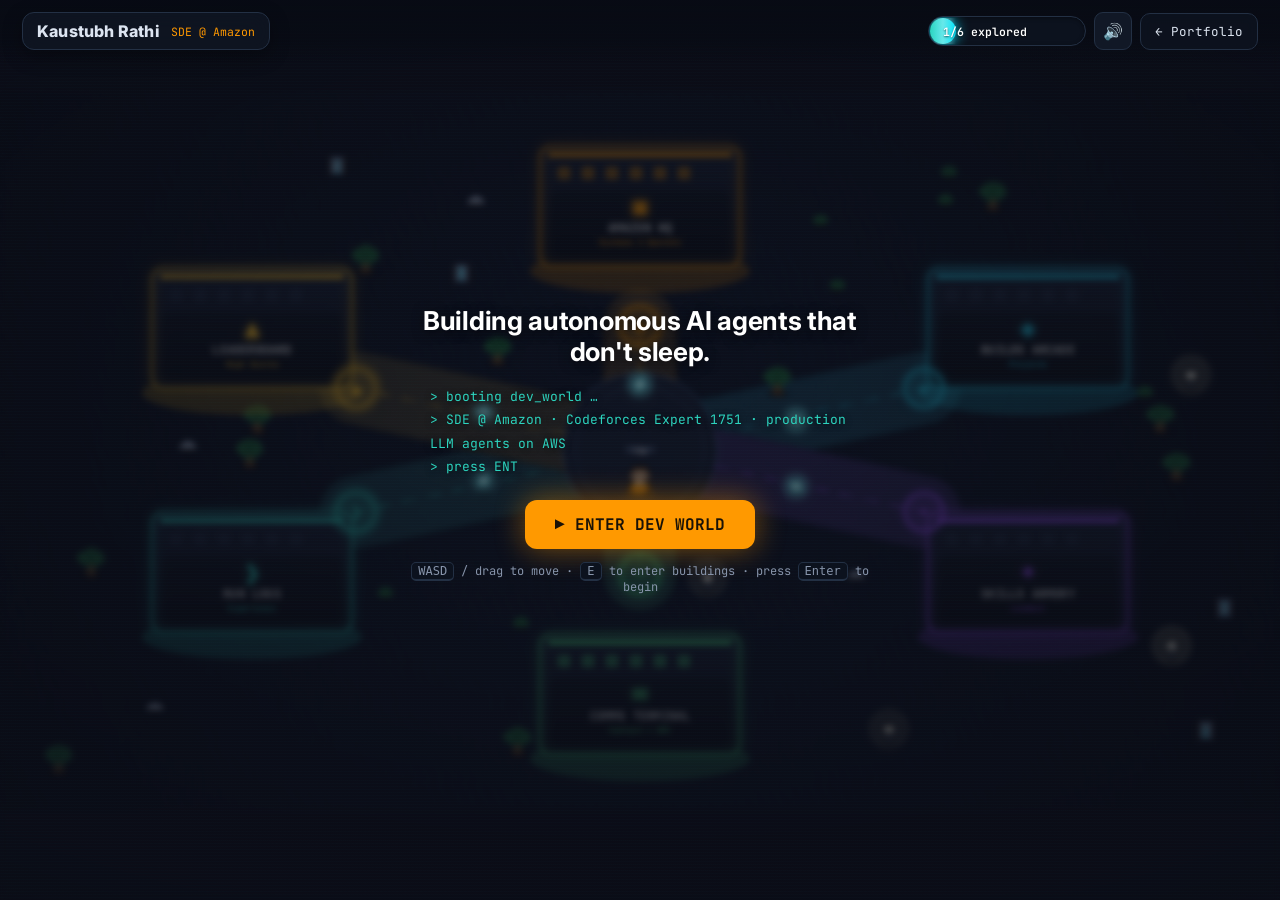
<file: world/index.html>
<!DOCTYPE html>
<html lang="en">
<head>
  <meta charset="utf-8" />
  <!-- viewport-fit=cover for notches; pinch-zoom NOT blocked (WCAG 1.4.4) -->
  <meta name="viewport" content="width=device-width, initial-scale=1, viewport-fit=cover" />
  <title>Kaustubh Rathi — SDE @ Amazon | GenAI &amp; Distributed Systems</title>
  <!-- inline SVG favicon (no extra file; kills the 404) -->
  <link rel="icon" href="data:image/svg+xml,%3Csvg xmlns='http://www.w3.org/2000/svg' viewBox='0 0 32 32'%3E%3Crect width='32' height='32' rx='7' fill='%230B0D17'/%3E%3Ccircle cx='16' cy='16' r='7' fill='%23FF9900'/%3E%3C/svg%3E" />
  <!-- Identity-first meta so shared links (LinkedIn/WhatsApp/ATS) show a candidate, not a "game" -->
  <meta name="description" content="Kaustubh Rathi — Amazon SDE building production LLM agents on AWS. Codeforces Expert (1751), LeetCode Knight, IIIT Allahabad 2026. Explore an interactive portfolio." />
  <meta name="author" content="Kaustubh Rathi" />
  <meta property="og:type" content="website" />
  <meta property="og:title" content="Kaustubh Rathi — SDE @ Amazon" />
  <meta property="og:description" content="Builds production LLM agents on AWS · Codeforces Expert 1751 · LeetCode Knight · IIIT Allahabad 2026. Interactive playable portfolio." />
  <meta property="og:url" content="https://kaustubh-rathi.github.io/Kaustubh_Rathi_Portfolio/world/" />
  <meta property="og:image" content="https://kaustubh-rathi.github.io/Kaustubh_Rathi_Portfolio/shared/assets/og-card.png" />
  <meta name="twitter:card" content="summary_large_image" />
  <meta name="twitter:title" content="Kaustubh Rathi — SDE @ Amazon" />
  <meta name="twitter:description" content="Production LLM agents on AWS · Codeforces Expert 1751 · LeetCode Knight." />
  <meta name="twitter:image" content="https://kaustubh-rathi.github.io/Kaustubh_Rathi_Portfolio/shared/assets/og-card.png" />
  <link rel="preconnect" href="https://fonts.googleapis.com" />
  <link rel="preconnect" href="https://fonts.gstatic.com" crossorigin />
  <link href="https://fonts.googleapis.com/css2?family=Inter:wght@400;600;700;800&family=JetBrains+Mono:wght@400;600;700&display=swap" rel="stylesheet" />
  <link rel="stylesheet" href="style.css?v=2" />
</head>
<body>
  <!-- In-play HUD: identity + progress + mute + a quiet way back to the main site. -->
  <header class="hud">
    <div class="hud-l">
      <b id="hudName">—</b>
      <span class="hud-role" id="hudRole">—</span>
    </div>
    <div class="hud-r">
      <div class="progress" title="Sections explored"><i id="progressFill"></i><span id="progressTxt">1/6 explored</span></div>
      <button class="icon-btn" id="muteBtn" aria-pressed="false" title="Sound on/off">🔊</button>
      <a class="btn ghost" id="backLink" href="../index.html">← Portfolio</a>
    </div>
  </header>

  <!-- Static JS-free fallback so a deep-linked visitor on a dead/JS-off browser is never stuck -->
  <noscript><div class="nojs-fallback"><b>Kaustubh Rathi — SDE @ Amazon.</b> <a href="../shared/assets/resume-sde.pdf">↓ Résumé (PDF)</a> · <a href="../index.html">Portfolio →</a></div></noscript>

  <!-- Game canvas -->
  <canvas id="game" aria-label="Playable portfolio world. Use the Portfolio link in the top bar to return to the main site."></canvas>

  <!-- GLASS launch overlay — floats over the LIVING world. Leads with tagline +
       a self-typing terminal (facts are real text, instantly present), then ONE
       enter + one-line controls. Identity/résumé live in the always-visible HUD
       behind this glass (overlay does NOT block the HUD — see .boot pointer rules). -->
  <div class="boot" id="boot">
    <div class="boot-inner">
      <p class="boot-tagline" id="bootTagline">Building autonomous AI agents that don't sleep.</p>
      <pre class="boot-term" id="bootTerm" aria-label="intro"></pre>
      <button class="boot-enter" id="bootEnter">▶ ENTER DEV WORLD</button>
      <p class="boot-hint"><kbd>WASD</kbd> / drag to move · <kbd>E</kbd> to enter buildings · press <kbd>Enter</kbd> to begin</p>
    </div>
  </div>

  <!-- On-screen controls (mobile / click) -->
  <div class="pad" aria-hidden="true">
    <button class="pad-btn up" data-dir="up">▲</button>
    <button class="pad-btn left" data-dir="left">◀</button>
    <button class="pad-btn right" data-dir="right">▶</button>
    <button class="pad-btn down" data-dir="down">▼</button>
  </div>
  <button class="action-btn" id="btnAction" aria-label="Interact">⚡<small>enter</small></button>

  <!-- Toasts -->
  <div class="toasts" id="toasts" aria-live="polite"></div>

  <!-- Mini-game overlay -->
  <div class="mg" id="mgRoot" role="dialog" aria-modal="true" aria-hidden="true" aria-label="Mini-game">
    <div class="mg-card">
      <div class="mg-head">
        <div><h3 id="mgTitle"></h3><p id="mgBlurb"></p></div>
        <span class="mg-score" id="mgScore"></span>
      </div>
      <div class="mg-bar"><i id="mgTimer"></i></div>
      <div class="mg-stage">
        <canvas id="mgCanvas"></canvas>
        <!-- START gate: choose to play, or skip straight to content -->
        <div class="mg-overlay" id="mgStart">
          <div class="mg-ov-card">
            <h3 id="mgStartTitle">Mini-game</h3>
            <p id="mgStartHint"></p>
            <p class="mg-ov-note">Beat it to unlock the room — or skip straight to the content.</p>
            <div class="mg-ov-btns">
              <button class="mg-play" id="mgStartPlay">▶ PLAY</button>
              <button class="mg-skip2" id="mgStartSkip">Skip game — reveal room</button>
            </div>
          </div>
        </div>
        <!-- RESULT (lose/time-up): retry or skip. Content does NOT auto-reveal here. -->
        <div class="mg-overlay" id="mgResult">
          <div class="mg-ov-card">
            <h3 id="mgResultMsg">Try again?</h3>
            <p class="mg-ov-note">No pressure — you can retry, or skip to the content.</p>
            <div class="mg-ov-btns">
              <button class="mg-play" id="mgRetry">▶ RETRY</button>
              <button class="mg-skip2" id="mgResultSkip">Skip game — reveal room</button>
            </div>
          </div>
        </div>
      </div>
    </div>
  </div>

  <!-- Content modal -->
  <div class="modal" id="modal" role="dialog" aria-modal="true" aria-hidden="true" aria-labelledby="modalTitle">
    <div class="modal-card">
      <div class="modal-head"><h2 id="modalTitle"></h2><button class="modal-close" id="modalClose" aria-label="Close">✕</button></div>
      <div class="modal-body" id="modalBody"></div>
    </div>
  </div>

  <!-- config.js = the ONE file to edit. Everything reads from it. -->
  <script src="../config.js"></script>
  <script src="../shared/fx.js"></script>
  <script src="../shared/sprites.js"></script>
  <script src="game.js"></script>
  <script src="minigame.js"></script>
  <script src="panels.js"></script>
</body>
</html>
</file>
<file: world/style.css>
/* =============================================================================
 * Dev World — playable portfolio styles. Canvas is full-bleed; HUD + controls
 * + modal + chatbot float on top. Dark neon to match the other themes.
 * ============================================================================= */
/* NOTE on theming: the game's CANVAS reads colors from config.theme (JS); this
   :root block is the DOM-chrome's own palette. They are intentionally tuned
   separately and a few values differ on purpose (e.g. --cyan here vs config
   accent2). config.theme is the data authority — if you re-theme, update BOTH,
   and don't assume editing config alone recolors this chrome. */
:root {
  --bg: #070A12; --panel: #111826; --panel-2: #0C121E; --line: #233044;
  --text: #DCE4F0; --muted: #8A99B0; --dim: #8794aa;
  --ember: #FF9900; --teal: #2DD4BF; --cyan: #00E5FF; --gold: #FFD24A;
  --sans: "Inter", system-ui, sans-serif; --mono: "JetBrains Mono", ui-monospace, monospace;
}
* { box-sizing: border-box; }
html, body { margin: 0; height: 100%; overflow: hidden; background: var(--bg); color: var(--text); font-family: var(--sans); }
a { color: inherit; text-decoration: none; }
#game { position: fixed; inset: 0; width: 100vw; height: 100vh; display: block; touch-action: none; image-rendering: pixelated; image-rendering: crisp-edges; }

/* ---- HUD ----------------------------------------------------------------- */
.hud { position: fixed; top: 0; left: 0; right: 0; z-index: 80; display: flex; align-items: center; justify-content: space-between;
  gap: 12px; padding: 12px clamp(12px,3vw,22px); flex-wrap: wrap;
  background: linear-gradient(180deg, rgba(8,11,20,.96) 0%, rgba(8,11,20,.78) 60%, transparent 100%); }
/* identity as a glass card */
.hud-l { display: flex; align-items: center; gap: 11px; background: rgba(17,24,38,.72); border: 1px solid var(--line);
  border-radius: 12px; padding: 8px 14px; backdrop-filter: blur(10px); box-shadow: 0 6px 20px rgba(0,0,0,.3); }
.hud-l b { font-weight: 800; letter-spacing: .2px; }
.hud-role { font-family: var(--mono); font-size: 11.5px; color: var(--ember); white-space: nowrap; }
.hud-r { display: flex; align-items: center; gap: 8px; flex-wrap: wrap; }
/* progress: framed "objective" meter with shimmer + icon */
.progress { position: relative; width: 158px; height: 30px; background: var(--panel-2); border: 1px solid var(--line); border-radius: 999px; overflow: hidden; box-shadow: inset 0 1px 4px rgba(0,0,0,.4); }
.progress > i { position: absolute; inset: 1px; width: 0; border-radius: 999px; background: linear-gradient(90deg, var(--teal), var(--cyan)); transition: width .5s cubic-bezier(.22,1,.36,1); box-shadow: 0 0 14px var(--cyan); }
.progress > i::after { content: ""; position: absolute; inset: 0; background: linear-gradient(90deg, transparent, rgba(255,255,255,.35), transparent); animation: shimmer 2.4s infinite; }
.progress > span { position: relative; z-index: 1; font-family: var(--mono); font-weight: 600; font-size: 11.5px; line-height: 30px; padding-left: 14px; color: #fff; text-shadow: 0 1px 2px rgba(0,0,0,.6); }
.btn { font-family: var(--mono); font-size: 12.5px; padding: 9px 14px; border-radius: 10px; cursor: pointer; border: 1px solid var(--line); background: rgba(17,24,38,.72); color: var(--text); transition: all .15s; backdrop-filter: blur(6px); }
.btn:hover { border-color: var(--ember); color: var(--ember); transform: translateY(-1px); }
.btn.ghost { background: rgba(17,24,38,.5); }
.btn-primary { background: var(--ember); color: #1A1206; border-color: var(--ember); font-weight: 700; box-shadow: 0 0 16px rgba(255,153,0,.35); }
@keyframes shimmer { from { transform: translateX(-100%); } to { transform: translateX(100%); } }

/* ---- On-screen pad + action --------------------------------------------- */
.pad { position: fixed; left: 18px; bottom: 18px; z-index: 25; width: 150px; height: 150px; }
.pad-btn { position: absolute; width: 48px; height: 48px; border-radius: 12px; background: rgba(17,24,38,.85); border: 1px solid var(--line); color: var(--text); font-size: 16px; cursor: pointer; user-select: none; }
.pad-btn:active { background: var(--ember); color: #1A1206; }
.pad-btn.up { left: 51px; top: 0; } .pad-btn.down { left: 51px; bottom: 0; } .pad-btn.left { left: 0; top: 51px; } .pad-btn.right { right: 0; top: 51px; }
.action-btn { position: fixed; right: 22px; bottom: 90px; z-index: 25; width: 72px; height: 72px; border-radius: 50%; background: var(--ember); color: #1A1206; border: 0; font-size: 24px; font-weight: 800; cursor: pointer; box-shadow: 0 10px 30px rgba(255,153,0,.4); display: flex; flex-direction: column; align-items: center; justify-content: center; line-height: 1; }
.action-btn small { font-family: var(--mono); font-size: 9px; font-weight: 600; }
/* hide touch controls on devices with a fine pointer (desktop) */
/* Touch controls: hidden by default (desktop uses WASD/drag); shown on touch
   devices OR narrow screens so phones always get a D-pad + action button.
   (The old `@media (pointer:fine)` hid them on any stylus/hybrid device too.) */
.pad, .action-btn { display: none; }
@media (pointer: coarse), (hover: none), (max-width: 820px) {
  .pad { display: block; }
  .action-btn { display: flex; }
}

/* ---- Toasts -------------------------------------------------------------- */
.toasts { position: fixed; top: 64px; left: 50%; transform: translateX(-50%); z-index: 30; display: flex; flex-direction: column; gap: 8px; align-items: center; pointer-events: none; }
.toast { background: var(--panel); border: 1px solid var(--cyan); color: var(--text); font-family: var(--mono); font-size: 13px; padding: 9px 16px; border-radius: 999px; box-shadow: 0 0 24px rgba(0,229,255,.25); animation: pop .3s ease; }
.toast b { color: var(--cyan); }
.toast.big { font-size: 15px; padding: 13px 22px; border-color: var(--gold); color: #fff; box-shadow: 0 0 34px rgba(255,210,74,.4); }
.toast.big b { color: var(--gold); }

/* ---- Modal --------------------------------------------------------------- */
.modal { position: fixed; inset: 0; z-index: 50; display: none; align-items: center; justify-content: center; padding: 20px; background: rgba(5,8,14,.7); backdrop-filter: blur(6px); }
.modal.open { display: flex; }
.modal-card { width: min(760px, 100%); max-height: 86vh; display: flex; flex-direction: column; background: var(--panel); border: 1px solid var(--line); border-radius: 18px; overflow: hidden; box-shadow: 0 30px 90px rgba(0,0,0,.6); }
.modal-head { display: flex; align-items: center; justify-content: space-between; padding: 16px 22px; border-bottom: 1px solid var(--line); background: var(--panel-2); }
.modal-head h2 { margin: 0; font-size: 20px; }
.modal-close { background: transparent; border: 0; color: var(--muted); font-size: 18px; cursor: pointer; }
.modal-body { padding: 22px; overflow-y: auto; }

/* content cards (shared by modal + plain view) */
.pcard { background: var(--panel-2); border: 1px solid var(--line); border-radius: 14px; padding: 18px; margin-bottom: 14px; }
.pcard.cur { border-left: 3px solid var(--teal); }
.pcard h3 { margin: 0 0 8px; font-size: 17px; display: flex; gap: 8px; align-items: center; }
.pcard h4 { margin: 0 0 12px; font-family: var(--mono); color: var(--cyan); font-size: 14px; }
.pcard p { color: var(--muted); font-size: 14px; margin: 0 0 12px; }
.pgrid { display: grid; grid-template-columns: repeat(auto-fit, minmax(240px,1fr)); gap: 14px; }
.pgrid .pcard { margin-bottom: 0; }
.badge { font-family: var(--mono); font-size: 10px; padding: 2px 8px; border-radius: 5px; background: rgba(45,212,191,.12); color: var(--teal); border: 1px solid rgba(45,212,191,.3); text-transform: uppercase; }
.chips { display: flex; flex-wrap: wrap; gap: 6px; }
.chip { font-family: var(--mono); font-size: 11px; padding: 3px 9px; border-radius: 6px; background: var(--panel); border: 1px solid var(--line); color: var(--muted); }
.reliab { margin-top: 12px; font-size: 12.5px; color: var(--dim); border-top: 1px dashed var(--line); padding-top: 10px; }
.note { color: var(--dim); font-family: var(--mono); font-size: 12px; margin-top: 8px; }
.pc-top { display: flex; justify-content: space-between; align-items: center; margin-bottom: 8px; }
.diff { font-family: var(--mono); font-size: 10px; padding: 3px 9px; border-radius: 5px; }
.diff-Legendary { background: rgba(255,210,74,.16); color: var(--gold); border: 1px solid rgba(255,210,74,.4); }
.diff-Hard { background: rgba(255,46,151,.14); color: #FF6FB0; border: 1px solid rgba(255,46,151,.34); }
.diff-Medium { background: rgba(0,229,255,.12); color: var(--cyan); border: 1px solid rgba(0,229,255,.3); }
.stars { font-family: var(--mono); color: var(--gold); font-size: 12px; }
.plink { font-family: var(--mono); font-size: 12px; color: var(--ember); display: inline-block; margin-top: 4px; }
.board { border: 1px solid var(--line); border-radius: 12px; overflow: hidden; }
.srow { display: grid; grid-template-columns: 40px 1fr auto auto; gap: 12px; align-items: center; padding: 13px 16px; border-bottom: 1px solid var(--line); }
.srow:last-child { border-bottom: 0; }
.srank { font-family: var(--mono); color: var(--gold); }
.sname { font-weight: 600; } .sname small { display: block; color: var(--dim); font-weight: 400; font-size: 11px; }
.stier { font-family: var(--mono); color: var(--cyan); font-size: 13px; }
.sval { font-family: var(--mono); color: #fff; font-size: 18px; }
.exp-head { font-family: var(--mono); display: flex; flex-wrap: wrap; gap: 8px; align-items: baseline; }
.exp-head .org { color: var(--ember); } .exp-head .per { margin-left: auto; color: var(--dim); font-size: 12px; }
.pcard ul { color: var(--muted); font-size: 14px; margin: 8px 0 0; padding-left: 18px; }
.contact-row { display: flex; flex-wrap: wrap; gap: 10px; }
.contact-row a { background: var(--panel-2); border: 1px solid var(--line); padding: 11px 16px; border-radius: 10px; font-family: var(--mono); font-size: 13px; }
.contact-row a:hover { border-color: var(--ember); color: var(--ember); }
.achv { text-align: center; padding: 16px; }
.achv-badge { width: 90px; height: 90px; margin: 0 auto 16px; border-radius: 50%; display: grid; place-items: center; font-family: var(--mono); font-weight: 800; font-size: 22px; color: #1A1206; background: radial-gradient(circle, var(--gold), var(--ember)); box-shadow: 0 0 40px rgba(255,210,74,.5); }

@keyframes pulse { 0%,100% { opacity: 1; } 50% { opacity: .4; } }
@keyframes pop { from { transform: scale(.8); opacity: 0; } to { transform: scale(1); opacity: 1; } }

/* ---- Icon toggle button (mute) ------------------------------------------ */
.icon-btn { width: 38px; height: 38px; border-radius: 9px; border: 1px solid var(--line); background: var(--panel); color: var(--text); font-size: 16px; cursor: pointer; transition: all .15s; }
.icon-btn:hover { border-color: var(--ember); }

/* ---- Cinematic boot intro ----------------------------------------------- */
/* GLASS launch overlay over the living world. The backdrop does NOT capture
   pointer events, so the HUD (raised above it) stays tappable from frame 1 —
   the recruiter is never trapped behind ENTER. Only the inner content is interactive. */
.boot { position: fixed; inset: 0; z-index: 70; display: grid; place-items: center; transition: opacity .6s ease;
  background: radial-gradient(120% 90% at 50% 40%, rgba(11,13,23,.62), rgba(11,13,23,.9)); backdrop-filter: blur(3px);
  pointer-events: none; }
.boot-inner, .boot-enter { pointer-events: auto; }
.boot.gone { opacity: 0; pointer-events: none; }
.boot::after { content: ""; position: absolute; inset: 0; pointer-events: none; opacity: .25;
  background: repeating-linear-gradient(0deg, transparent 0, transparent 2px, rgba(34,211,238,.10) 3px); }
.boot-inner { text-align: center; padding: 24px; position: relative; z-index: 1; max-width: 540px; }
.boot-tagline { font-size: clamp(18px,3.4vw,26px); font-weight: 700; color: #fff; letter-spacing: -.3px; margin: 0 0 18px; text-shadow: 0 2px 12px rgba(0,0,0,.6); }
.boot-term { font-family: var(--mono); color: var(--teal); font-size: clamp(11px,2vw,13px); line-height: 1.8; text-align: left; min-height: 70px; margin: 0 auto 22px; max-width: 420px; white-space: pre-wrap; text-shadow: 0 1px 6px rgba(0,0,0,.7); }
.boot-enter { font-family: var(--mono); font-weight: 700; background: var(--ember); color: #1A1206; border: 0; border-radius: 12px; padding: 14px 30px; font-size: 16px; cursor: pointer; box-shadow: 0 0 30px rgba(255,153,0,.45); animation: pulse 1.6s infinite; }
.boot-hint { margin: 14px auto 0; color: var(--dim); font-family: var(--mono); font-size: 12px; }
.boot-hint kbd { background: #0C121E; border: 1px solid var(--line); border-bottom-width: 2px; border-radius: 5px; padding: 1px 6px; }
.boot-hint b { color: var(--muted); }

/* ---- Mini-game overlay --------------------------------------------------- */
.mg { position: fixed; inset: 0; z-index: 58; display: none; align-items: center; justify-content: center; padding: 16px; background: rgba(5,8,14,.78); backdrop-filter: blur(5px); }
.mg.open { display: flex; }
.mg-card { width: min(560px, 100%); background: var(--panel); border: 1px solid var(--line); border-radius: 18px; overflow: hidden; box-shadow: 0 30px 90px rgba(0,0,0,.6); }
.mg-head { display: flex; align-items: flex-start; justify-content: space-between; gap: 12px; padding: 16px 18px 10px; }
.mg-head h3 { margin: 0; font-size: 18px; }
.mg-head p { margin: 4px 0 0; color: var(--muted); font-size: 12.5px; max-width: 36ch; }
.mg-bar { height: 5px; background: var(--panel-2); margin: 0 18px; border-radius: 99px; overflow: hidden; }
.mg-bar > i { display: block; height: 100%; width: 100%; background: linear-gradient(90deg, var(--ember), var(--gold)); transition: width .12s linear; }
.mg-score { flex: none; font-family: var(--mono); font-weight: 700; color: var(--ember); font-size: 18px; align-self: center; }
.mg-stage { position: relative; margin: 12px 18px 18px; }
.mg-stage canvas { width: 100%; height: 300px; display: block; border: 1px solid var(--line); border-radius: 12px; background: #0B0D17; touch-action: none; cursor: crosshair; }

/* mini-game start/result overlays (the gate) */
.mg-overlay { position: absolute; inset: 0; display: none; align-items: center; justify-content: center; padding: 16px;
  background: rgba(8,11,20,.82); backdrop-filter: blur(3px); border-radius: 12px; }
.mg-overlay.show { display: flex; animation: pop .25s ease; }
.mg-ov-card { text-align: center; max-width: 340px; }
.mg-ov-card h3 { margin: 0 0 8px; font-size: 22px; }
.mg-ov-card p { margin: 0 0 6px; color: var(--muted); font-size: 13.5px; }
.mg-ov-note { font-size: 12px !important; color: var(--dim) !important; }
.mg-ov-btns { display: flex; flex-direction: column; gap: 10px; margin-top: 18px; }
.mg-play { background: var(--ember); color: #1A1206; border: 0; font-family: var(--mono); font-weight: 700; font-size: 16px; padding: 13px 22px; border-radius: 11px; cursor: pointer; box-shadow: 0 0 22px rgba(255,153,0,.4); }
.mg-play:hover { transform: translateY(-1px); }
.mg-skip2 { background: transparent; color: var(--cyan); border: 1px solid var(--cyan); font-family: var(--mono); font-size: 13px; padding: 10px 18px; border-radius: 10px; cursor: pointer; }
.mg-skip2:hover { background: var(--cyan); color: #06212A; }

/* ---- JS-free fallback ---------------------------------------------------- */
.nojs-fallback { position: fixed; top: 0; left: 0; right: 0; z-index: 90; background: var(--panel); border-bottom: 1px solid var(--ember); color: var(--text); font-family: var(--mono); font-size: 13px; padding: 10px 16px; }
.nojs-fallback a { color: var(--ember); }

@media (max-width: 720px) { .progress { width: 110px; } .mg-stage canvas { height: 240px; } }

/* ---- Accessibility ------------------------------------------------------- */
/* keyboard focus ring on every interactive control */
:focus-visible { outline: 2px solid var(--cyan); outline-offset: 2px; border-radius: 4px; }
/* honor OS reduced-motion for the infinite CSS animations (JS already respects it) */
@media (prefers-reduced-motion: reduce) {
  .progress > i::after, .boot-enter, .toast { animation: none !important; }
  * { scroll-behavior: auto !important; }
}
</file>
